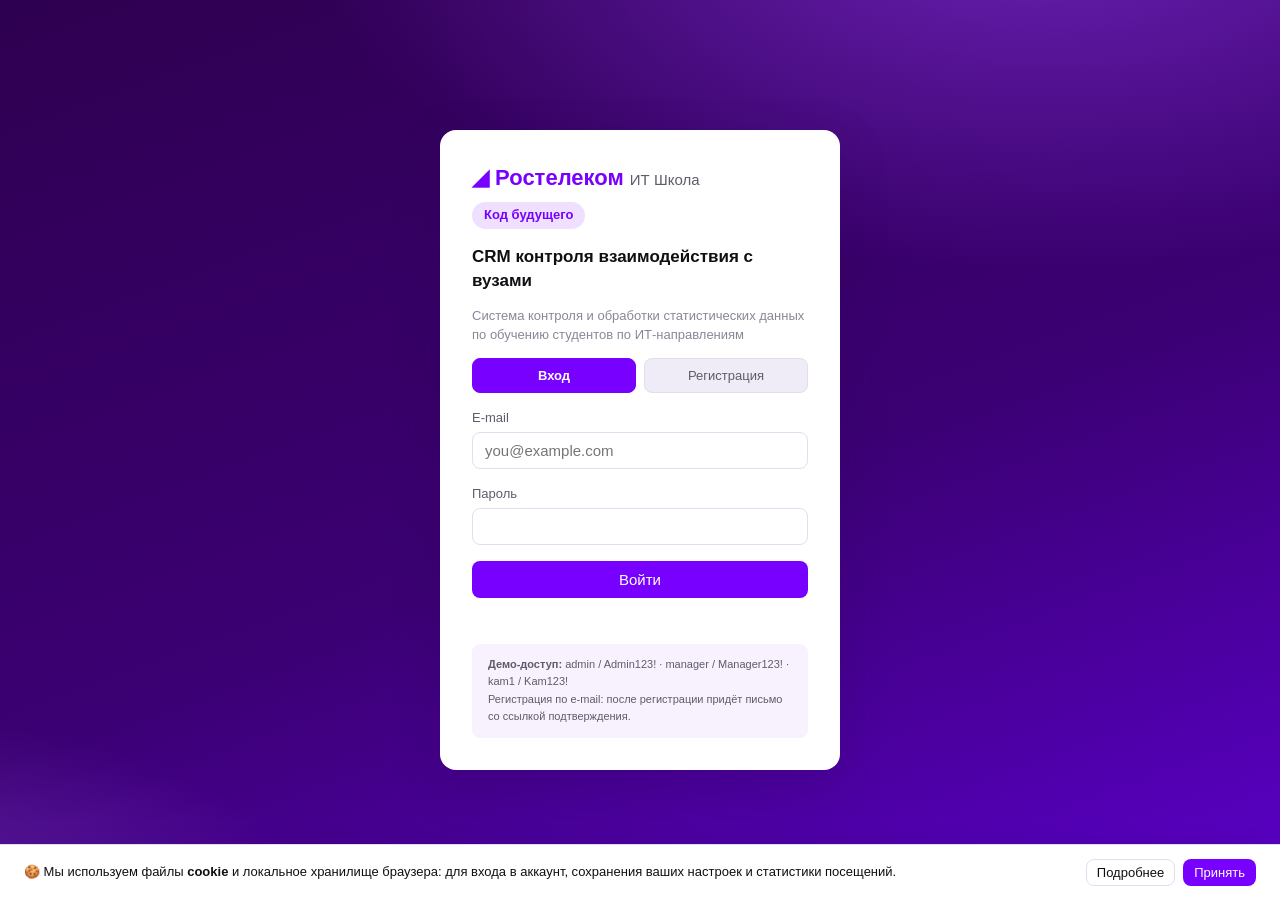
<file: static/index.html>
<!DOCTYPE html>
<html lang="ru" data-rt-theme="light">
<head>
<meta charset="UTF-8">
<meta name="viewport" content="width=device-width, initial-scale=1">
<title>ИТ Школа Ростелеком — CRM</title>
<link rel="stylesheet" href="style.css">
</head>
<body>

<div id="login-screen" class="login-screen">
  <div class="login-card">
    <div class="login-logo">◢ Ростелеком <span>ИТ Школа</span></div>
    <div class="login-tagline">Код будущего</div>
    <h1>CRM контроля взаимодействия с вузами</h1>
    <p class="muted">Система контроля и обработки статистических данных по обучению студентов по ИТ-направлениям</p>
    <div class="auth-tabs">
      <button type="button" class="auth-tab active" id="auth-tab-login">Вход</button>
      <button type="button" class="auth-tab" id="auth-tab-register">Регистрация</button>
    </div>
    <form id="login-form">
      <label>E-mail<input type="text" id="login-username" required autocomplete="username" placeholder="you@example.com"></label>
      <label>Пароль<input type="password" id="login-password" required autocomplete="current-password"></label>
      <button type="submit" class="btn btn-primary btn-block">Войти</button>
    </form>
    <form id="register-form" class="hidden">
      <label>ФИО<input type="text" id="reg-name" required placeholder="Иван Петров"></label>
      <label>E-mail<input type="email" id="reg-email" required placeholder="you@example.com"></label>
      <label>Пароль (мин. 6 символов)<input type="password" id="reg-password" required minlength="6" autocomplete="new-password"></label>
      <label class="agree-row"><input type="checkbox" id="reg-agree" style="width:auto;margin:0">
        <span>Я принимаю <a href="#" id="agree-link">пользовательское соглашение</a> и даю согласие на обработку персональных данных (152-ФЗ)</span></label>
      <button type="submit" class="btn btn-primary btn-block">Зарегистрироваться</button>
    </form>
    <div id="login-error" class="error"></div>
    <div id="login-notice" class="notice hidden"></div>
    <div id="dev-link-box" class="hidden" style="margin-top:10px">
      <div class="tag tag-warning">Dev-режим: SMTP не настроен</div>
      <div style="margin-top:6px;font-size:13px">Письмо сохранено в outbox. Ссылка подтверждения: <a id="dev-link" href="#"></a></div>
    </div>
    <div class="demo-hint">
      <b>Демо-доступ:</b> admin / Admin123! · manager / Manager123! · kam1 / Kam123!<br>
      Регистрация по e-mail: после регистрации придёт письмо со ссылкой подтверждения.
    </div>
  </div>
</div>

<div id="app" class="app hidden">
  <header class="topbar">
    <div class="brand">◢ Ростелеком<small>ИТ Школа · CRM · Код будущего</small></div>
    <nav id="tabs">
      <button class="tab active hidden" data-tab="interactions">Взаимодействия</button>
      <button class="tab hidden" data-tab="catalogs">Каталоги</button>
      <button class="tab" data-tab="projects">ИТ-проекты</button>
      <button class="tab" data-tab="courses">Курсы</button>
      <button class="tab" data-tab="profile">Профиль</button>
      <button class="tab" data-tab="applications">Заявки</button>
      <button class="tab hidden" data-tab="reports">Отчёты и статистика</button>
      <button class="tab hidden" data-tab="admin" id="tab-admin">Администрирование</button>
    </nav>
    <div class="userbox">
      <img id="user-avatar" class="avatar hidden" alt="">
      <span id="user-name"></span>
      <span id="user-role" class="role-badge"></span>
      <button class="btn btn-ghost" id="logout-btn">Выйти</button>
    </div>
  </header>

  <main>
    <!-- ВЗАИМОДЕЙСТВИЯ -->
    <section id="tab-interactions" class="tabpage">
      <div class="filters card">
        <label>Период с <input type="date" id="f-from"></label>
        <label>по <input type="date" id="f-to"></label>
        <label>ВУЗ <select id="f-university"><option value="">— все —</option></select></label>
        <label>Направление <select id="f-direction"><option value="">— все —</option></select></label>
        <label>Продукт <select id="f-product"><option value="">— все —</option></select></label>
        <label>Статус <select id="f-status"><option value="">— все —</option></select></label>
        <label>Ответственный <select id="f-responsible"><option value="">— все —</option></select></label>
        <button class="btn btn-primary" id="apply-filters">Применить</button>
        <button class="btn" id="reset-filters">Сбросить</button>
      </div>
      <div class="card">
        <div class="card-head">
          <h2>Взаимодействия с вузами</h2>
          <button class="btn btn-primary" id="btn-new-interaction">+ Новое взаимодействие</button>
        </div>
        <div class="table-wrap">
          <table id="interactions-table">
            <thead><tr>
              <th>ВУЗ</th><th>ИТ-продукт</th><th>Направление</th><th>Текущий статус</th><th>Ответственный</th><th>Обновлено</th>
            </tr></thead>
            <tbody></tbody>
          </table>
        </div>
      </div>
    </section>

    <!-- КАТАЛОГИ -->
    <section id="tab-catalogs" class="tabpage hidden">
      <div class="grid-2">
        <div class="card">
          <div class="card-head">
            <h2>ВУЗы</h2>
            <label class="btn file-btn">Импорт XLSX<input type="file" id="import-file" accept=".xlsx,.xls" hidden></label>
          </div>
          <div id="import-result" class="muted"></div>
          <div class="table-wrap"><table id="universities-table">
            <thead><tr><th>Название</th><th>ПО</th><th>Договор</th><th>Менеджер</th></tr></thead>
            <tbody></tbody>
          </table></div>
        </div>
        <div>
          <div class="card">
            <div class="card-head"><h2>ИТ-направления</h2></div>
            <ul id="directions-list" class="simple-list"></ul>
            <div class="inline-form"><input id="new-direction" placeholder="Новое направление"><button class="btn" id="add-direction">Добавить</button></div>
          </div>
          <div class="card">
            <div class="card-head">
              <h2>ИТ-проекты</h2>
              <button class="btn btn-primary hidden" id="btn-new-product">+ Новый ИТ-проект</button>
            </div>
            <p class="muted">Продукты и программы с описанием, сроками и требованиями. Нажмите на карточку, чтобы открыть подробности.</p>
            <div id="products-grid" class="projects-grid"></div>
          </div>
        </div>
      </div>
    </section>

    <!-- ИТ-ПРОЕКТЫ (каталог для пользователей) -->
    <section id="tab-projects" class="tabpage hidden">
      <div class="card">
        <div class="card-head">
          <h2>Каталог ИТ-проектов</h2>
          <div class="sort-box">
            <select id="sort-projects">
              <option value="end_date">По дате окончания</option>
              <option value="start_date">По дате начала</option>
              <option value="name">По названию</option>
              <option value="direction">По направлению</option>
            </select>
            <button class="btn btn-outline" id="sort-projects-dir" title="Направление сортировки">↓</button>
            <button class="btn btn-primary hidden" id="btn-new-project-2">+ Новый ИТ-проект</button>
          </div>
        </div>
        <p class="muted">Продукты и программы, доступные для внедрения в вузах. Выберите продукт при создании взаимодействия.</p>
        <div id="projects-grid" class="projects-grid"></div>
      </div>
    </section>

    <!-- КУРСЫ -->
    <section id="tab-courses" class="tabpage hidden">
      <div class="card">
        <div class="card-head">
          <h2>Курсы и программы обучения</h2>
          <div class="sort-box">
            <select id="sort-courses">
              <option value="end_date">По дате окончания</option>
              <option value="start_date">По дате начала</option>
              <option value="title">По названию</option>
              <option value="direction">По направлению</option>
            </select>
            <button class="btn btn-outline" id="sort-courses-dir" title="Направление сортировки">↓</button>
            <button class="btn btn-primary hidden" id="btn-new-course">+ Новый курс</button>
          </div>
        </div>
        <p class="muted">Подробная информация о курсах: сроки, описание, требования к участникам. Нажмите на карточку, чтобы открыть.</p>
        <div id="courses-grid" class="projects-grid"></div>
      </div>
    </section>

    <!-- ПРОФИЛЬ -->
    <section id="tab-profile" class="tabpage hidden">
      <div class="card">
        <div class="card-head"><h2>Мой профиль</h2><button class="btn btn-primary" id="pp-save">Сохранить</button></div>
        <div class="profile-top">
          <img id="pp-avatar-preview" class="avatar-lg" alt="">
          <div>
            <label class="btn btn-outline file-btn">Загрузить фото<input type="file" id="pp-avatar" accept=".png,.jpg,.jpeg,.webp,.gif" hidden></label>
            <div class="muted" style="margin-top:6px">png, jpg, webp, gif · до 5 МБ</div>
          </div>
        </div>
        <div class="profile-grid">
          <label>ФИО<input id="pp-full_name"></label>
          <label>E-mail<input id="pp-email" disabled></label>
          <label>Телефон<input id="pp-phone" placeholder="+7 ___ ___-__-__"></label>
          <label>Дата рождения<input type="date" id="pp-birth_date"></label>
          <label>Город<input id="pp-city" placeholder="Москва"></label>
          <label>Организация (вуз / школа)<input id="pp-organization" placeholder="МГУ им. М. В. Ломоносова"></label>
          <label>Должность / роль<input id="pp-position" placeholder="Студент 3 курса"></label>
          <label>Образование<input id="pp-education" placeholder="Бакалавриат, ИТ-направление"></label>
          <label>Telegram<input id="pp-telegram" placeholder="@username"></label>
          <label>Сайт / портфолио<input id="pp-portfolio" placeholder="https://…"></label>
        </div>
        <div id="pp-device-wrap" class="hidden">
          <h3 style="margin-top:20px">Сессия и устройство</h3>
          <div id="pp-device" class="course-text" style="display:grid;grid-template-columns:1fr 1fr;gap:6px 20px">…</div>
        </div>
        <label style="margin-top:12px">Навыки<input id="pp-skills" placeholder="Python, Docker, SQL, …"></label>
        <label style="margin-top:12px">О себе<textarea id="pp-about" rows="4" style="width:100%;padding:9px 12px;border:1px solid var(--rt-border);border-radius:var(--rt-radius-m);margin-top:4px" placeholder="Опыт, интересы, участие в проектах ИТ Школы"></textarea></label>
        <div id="pp-error" class="error"></div>
      </div>
    </section>

    <!-- ЗАЯВКИ -->
    <section id="tab-applications" class="tabpage hidden">
      <div class="card">
        <div class="card-head"><h2 id="app-list-title">Мои заявки</h2></div>
        <div id="app-new-form" class="inline-form" style="align-items:flex-end;margin-bottom:14px">
          <label style="flex:1;min-width:220px">Курс<select id="app-course"><option value="">— общая заявка —</option></select></label>
          <label style="flex:2;min-width:260px">Сообщение<input id="app-message" placeholder="Пояснение к заявке"></label>
          <button class="btn btn-primary" id="app-create">Отправить заявку</button>
        </div>
        <div class="table-wrap"><table id="apps-table">
          <thead><tr><th>№</th><th>Дата</th><th>Курс</th><th>Сообщение</th><th>Статус</th><th>Ответ</th><th id="th-app-user" class="hidden">Пользователь</th></tr></thead>
          <tbody></tbody>
        </table></div>
      </div>
    </section>

    <!-- ОТЧЁТЫ -->
    <section id="tab-reports" class="tabpage hidden">
      <div class="filters card">
        <label>Период с <input type="date" id="r-from"></label>
        <label>по <input type="date" id="r-to"></label>
        <label>ВУЗ <select id="r-university"><option value="">— все —</option></select></label>
        <label>Направление <select id="r-direction"><option value="">— все —</option></select></label>
        <label>Продукт <select id="r-product"><option value="">— все —</option></select></label>
        <label>Статус <select id="r-status"><option value="">— все —</option></select></label>
        <label>Ответственный <select id="r-responsible"><option value="">— все —</option></select></label>
      </div>
      <div class="card">
        <div class="card-head">
          <h2>Отчёт по взаимодействиям за выбранный период</h2>
          <div>
            <button class="btn btn-primary" id="export-xlsx">⬇ Скачать XLSX</button>
            <button class="btn btn-primary" id="export-pdf">⬇ Скачать PDF</button>
          </div>
        </div>
        <p class="muted">Колонки отчёта: наименование вуза, ИТ-направление, ИТ-продукт, статус работы с вузом, ответственный.</p>
      </div>
      <div class="grid-2">
        <div class="card"><h2>По статусам</h2><div id="chart-status" class="bars"></div></div>
        <div class="card"><h2>По вузам</h2><div id="chart-university" class="bars"></div></div>
      </div>
      <div class="card">
        <h2>Диаграмма (PNG)</h2>
        <img id="chart-img" class="chart-img" alt="Диаграмма по статусам">
      </div>
    </section>

    <!-- АДМИНИСТРИРОВАНИЕ -->
    <section id="tab-admin" class="tabpage hidden">
      <div class="grid-2">
        <div class="card">
          <div class="card-head"><h2>Пользователи</h2></div>
          <div class="table-wrap"><table id="users-table">
            <thead><tr><th>ФИО</th><th>Логин</th><th>Роль</th><th></th><th>Досье</th></tr></thead>
            <tbody></tbody>
          </table></div>
          <h3>Создать пользователя</h3>
          <div class="inline-form">
            <input id="nu-name" placeholder="ФИО">
            <input id="nu-login" placeholder="Логин">
            <input id="nu-pass" placeholder="Пароль">
            <select id="nu-role">
              <option value="user">Пользователь (КАМ)</option>
              <option value="manager">Руководитель</option>
              <option value="admin">Администратор</option>
            </select>
            <button class="btn btn-primary" id="nu-create">Создать</button>
          </div>
        </div>
        <div class="card">
          <div class="card-head"><h2>Workflow (цепочки статусов)</h2></div>
          <div id="workflows-list"></div>
          <h3>Создать workflow</h3>
          <div class="inline-form">
            <input id="new-workflow-name" placeholder="Название workflow">
            <button class="btn btn-primary" id="create-workflow">Создать (статусов: 14)</button>
          </div>
        </div>
      </div>
    </section>
  </main>
  <footer class="footer">
    Оформлено по дизайн-системе Ростелекома (gen2 / «Атомаро») ·
    <a href="/design-system.html" target="_blank">Токены и компоненты для разработчиков</a>
  </footer>
</div>

<!-- Модальное окно: детали взаимодействия -->
<div id="modal" class="modal hidden">
  <div class="modal-card">
    <div class="card-head">
      <h2 id="modal-title">Взаимодействие</h2>
      <button class="btn btn-ghost" id="modal-close">✕</button>
    </div>
    <div id="modal-body"></div>
  </div>
</div>

<!-- Модальное окно: курс (просмотр) -->
<div id="modal-course" class="modal hidden">
  <div class="modal-card">
    <div class="card-head">
      <h2 id="course-title">Курс</h2>
      <button class="btn btn-ghost" id="course-close" style="color:var(--rt-text-secondary);border-color:var(--rt-border)">✕</button>
    </div>
    <div id="course-body"></div>
  </div>
</div>

<!-- Модальное окно: форма курса (создание/редактирование) -->
<div id="modal-course-form" class="modal hidden">
  <div class="modal-card small" style="width:560px">
    <div class="card-head"><h2 id="course-form-title">Новый курс</h2>
      <button class="btn btn-ghost" id="course-form-close" style="color:var(--rt-text-secondary);border-color:var(--rt-border)">✕</button></div>
    <input type="hidden" id="cf-id">
    <label>Название курса<input id="cf-title" required></label>
    <label>Направление<select id="cf-direction"><option value="">— без направления —</option></select></label>
    <div style="display:flex;gap:12px">
      <label style="flex:1">Дата начала<input type="date" id="cf-start"></label>
      <label style="flex:1">Дата окончания<input type="date" id="cf-end"></label>
    </div>
    <label>Кто может принимать участие<textarea id="cf-requirements" rows="2" style="width:100%;padding:9px 12px;border:1px solid var(--rt-border);border-radius:var(--rt-radius-m);margin-top:4px" placeholder="Требования к участникам"></textarea></label>
    <label>Подробное описание<textarea id="cf-description" rows="4" style="width:100%;padding:9px 12px;border:1px solid var(--rt-border);border-radius:var(--rt-radius-m);margin-top:4px" placeholder="Программа, формат, результаты обучения"></textarea></label>
    <label>Фото (png, jpg, webp, gif, до 5 МБ)<input type="file" id="cf-photo" accept=".png,.jpg,.jpeg,.webp,.gif"></label>
    <button class="btn btn-primary btn-block" id="cf-save">Сохранить</button>
    <div id="cf-error" class="error"></div>
  </div>
</div>

<!-- Модальное окно: ИТ-проект (просмотр) -->
<div id="modal-product" class="modal hidden">
  <div class="modal-card">
    <div class="card-head">
      <h2 id="product-title">ИТ-проект</h2>
      <button class="btn btn-ghost" id="product-close" style="color:var(--rt-text-secondary);border-color:var(--rt-border)">✕</button>
    </div>
    <div id="product-body"></div>
  </div>
</div>

<!-- Модальное окно: форма ИТ-проекта -->
<div id="modal-product-form" class="modal hidden">
  <div class="modal-card small" style="width:560px">
    <div class="card-head"><h2 id="product-form-title">Новый ИТ-проект</h2>
      <button class="btn btn-ghost" id="product-form-close" style="color:var(--rt-text-secondary);border-color:var(--rt-border)">✕</button></div>
    <label>Название проекта<input id="pf-title" required></label>
    <label>Направление<select id="pf-direction"><option value="">— без направления —</option></select></label>
    <div style="display:flex;gap:12px">
      <label style="flex:1">Дата начала<input type="date" id="pf-start"></label>
      <label style="flex:1">Дата окончания<input type="date" id="pf-end"></label>
    </div>
    <label>Кто может принимать участие<textarea id="pf-requirements" rows="2" style="width:100%;padding:9px 12px;border:1px solid var(--rt-border);border-radius:var(--rt-radius-m);margin-top:4px"></textarea></label>
    <label>Подробное описание<textarea id="pf-description" rows="4" style="width:100%;padding:9px 12px;border:1px solid var(--rt-border);border-radius:var(--rt-radius-m);margin-top:4px"></textarea></label>
    <label>Фото (png, jpg, webp, gif, до 5 МБ)<input type="file" id="pf-photo" accept=".png,.jpg,.jpeg,.webp,.gif"></label>
    <button class="btn btn-primary btn-block" id="pf-save">Сохранить</button>
    <div id="pf-error" class="error"></div>
  </div>
</div>

<!-- Модальное окно: досье пользователя (admin/manager) -->
<div id="modal-user" class="modal hidden">
  <div class="modal-card">
    <div class="card-head"><h2 id="dossier-title">Пользователь</h2>
      <button class="btn btn-ghost" id="dossier-close" style="color:var(--rt-text-secondary);border-color:var(--rt-border)">✕</button></div>
    <div id="dossier-body"></div>
  </div>
</div>

<!-- Модальное окно: новое взаимодействие -->
<div id="modal-new" class="modal hidden">
  <div class="modal-card small">
    <div class="card-head"><h2>Новое взаимодействие</h2><button class="btn btn-ghost" id="modal-new-close">✕</button></div>
    <label>ВУЗ<select id="ni-university"></select></label>
    <label>ИТ-продукт<select id="ni-product"><option value="">— без продукта —</option></select></label>
    <label>Ответственный<select id="ni-responsible"></select></label>
    <button class="btn btn-primary btn-block" id="ni-create">Создать</button>
    <div id="ni-error" class="error"></div>
  </div>
</div>

<!-- Пользовательское соглашение -->
<div id="modal-agreement" class="modal hidden">
  <div class="modal-card" style="max-height:80vh">
    <div class="card-head"><h2>Пользовательское соглашение</h2>
      <button class="btn btn-ghost" id="agreement-close" style="color:var(--rt-text-secondary);border-color:var(--rt-border)">✕</button></div>
    <div class="course-text" style="max-height:55vh;overflow-y:auto">
<b>1. Общие положения</b>
Настоящее соглашение регулирует порядок использования CRM-системы «ИТ Школа Ростелеком» (далее — Сервис). Регистрируясь, вы подтверждаете согласие с условиями.

<b>2. Регистрация и аккаунт</b>
Вы обязуетесь указывать достоверные данные, хранить пароль в недоступном для третьих лиц месте и не передавать доступ к аккаунту другим лицам. Администрация вправе заблокировать аккаунт при нарушении правил.

<b>3. Персональные данные (152-ФЗ)</b>
Оператор обрабатывает: ФИО, e-mail, телефон, дату рождения, сведения об организации и технические данные сессии (IP, тип устройства, браузер). Цели обработки: предоставление доступа к Сервису, организация обучения, связь с участниками. Данные не передаются третьим лицам, за исключением случаев, предусмотренных законом РФ.

<b>4. Cookie и локальное хранилище</b>
Сервис использует файлы cookie и локальное хранилище браузера для: аутентификации (токен сессии), запоминания согласия с настоящими условиями, сохранения настроек интерфейса. Продолжая работу с Сервисом, вы соглашаетесь с использованием cookie.

<b>5. Контент</b>
Пользователь несёт ответственность за достоверность сведений в профиле и заявках. Материалы курсов и проектов защищены и не могут распространяться без согласия правообладателя.

<b>6. Ответственность сторон</b>
Администрация не отвечает за перебои в работе Сервиса по независящим причинам. Споры разрешаются в соответствии с законодательством РФ.
    </div>
  </div>
</div>

<!-- Баннер cookie -->
<div id="cookie-banner" class="cookie-banner hidden">
  <div>🍪 Мы используем файлы <b>cookie</b> и локальное хранилище браузера: для входа в аккаунт, сохранения ваших настроек и статистики посещений.</div>
  <div style="display:flex;gap:8px;flex-shrink:0">
    <button class="btn btn-outline small" id="cookie-details-btn">Подробнее</button>
    <button class="btn btn-primary small" id="cookie-accept">Принять</button>
  </div>
</div>

<!-- Модалка: подробности о cookie -->
<div id="modal-cookies" class="modal hidden">
  <div class="modal-card" style="max-height:80vh">
    <div class="card-head"><h2>Какие файлы мы используем</h2>
      <button class="btn btn-ghost" id="cookies-close" style="color:var(--rt-text-secondary);border-color:var(--rt-border)">✕</button></div>
    <div class="table-wrap"><table>
      <thead><tr><th>Имя</th><th>Где хранится</th><th>Что хранит</th><th>Срок</th></tr></thead>
      <tbody class="no-click">
        <tr><td><code>rtk_token</code></td><td>localStorage</td><td>JWT-токен авторизации — поддерживает ваш вход</td><td>8 часов</td></tr>
        <tr><td><code>rtk_cookie_consent</code></td><td>localStorage</td><td>Факт вашего согласия с cookie-уведомлением</td><td>до очистки браузера</td></tr>
        <tr><td><code>фильтры и кэш интерфейса</code></td><td>localStorage</td><td>Настройки отображения (вкладки, сортировка)</td><td>сессия</td></tr>
        <tr><td><code>сессионные cookie</code></td><td>cookie</td><td>Могут применяться для балансировки и защиты (CSRF)</td><td>сессия</td></tr>
      </tbody>
    </table></div>
    <p class="muted" style="margin-top:10px">Отключение cookie в браузере может нарушить работу входа в систему. Технические данные сессии (тип устройства, браузер, IP) сохраняются в защищённой БД и видны только руководителям и администраторам в вашем досье.</p>
  </div>
</div>

<div id="toast" class="toast hidden"></div>
<script src="app.js"></script>
</body>
</html>
</file>
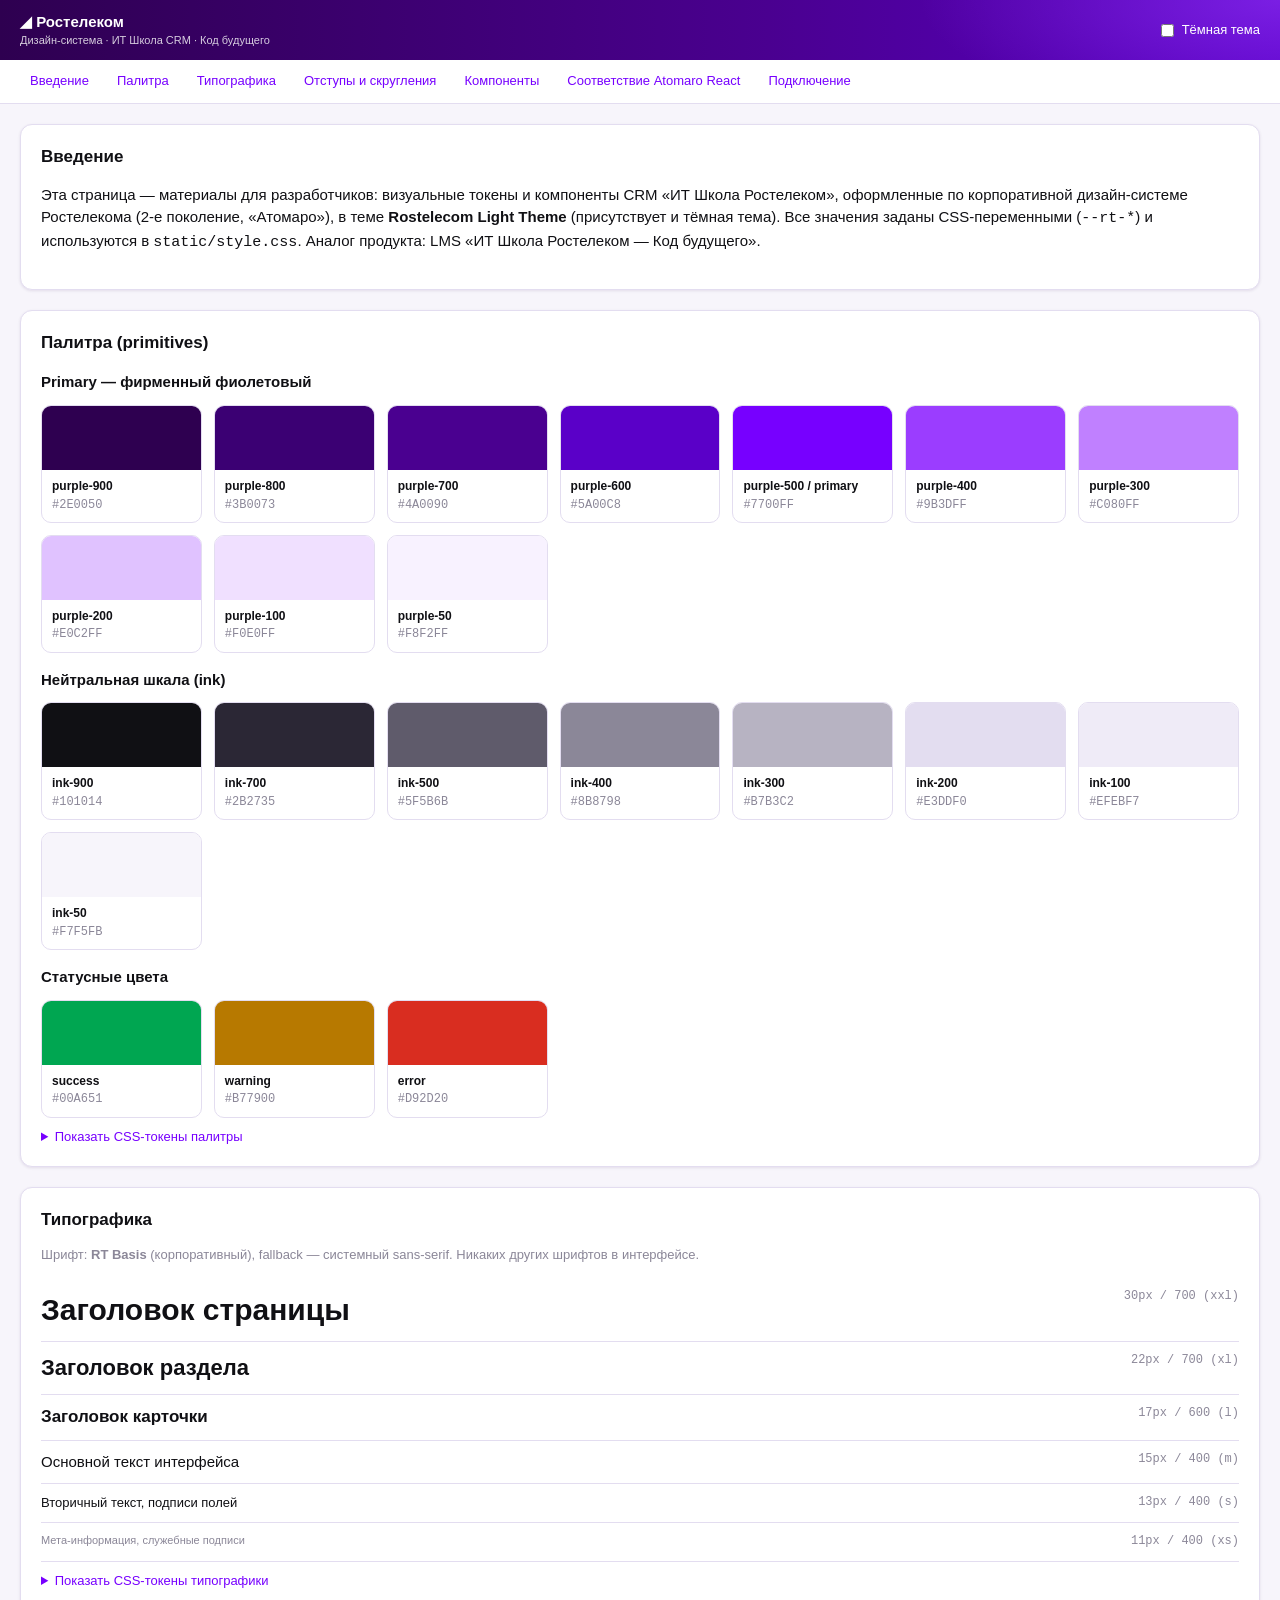
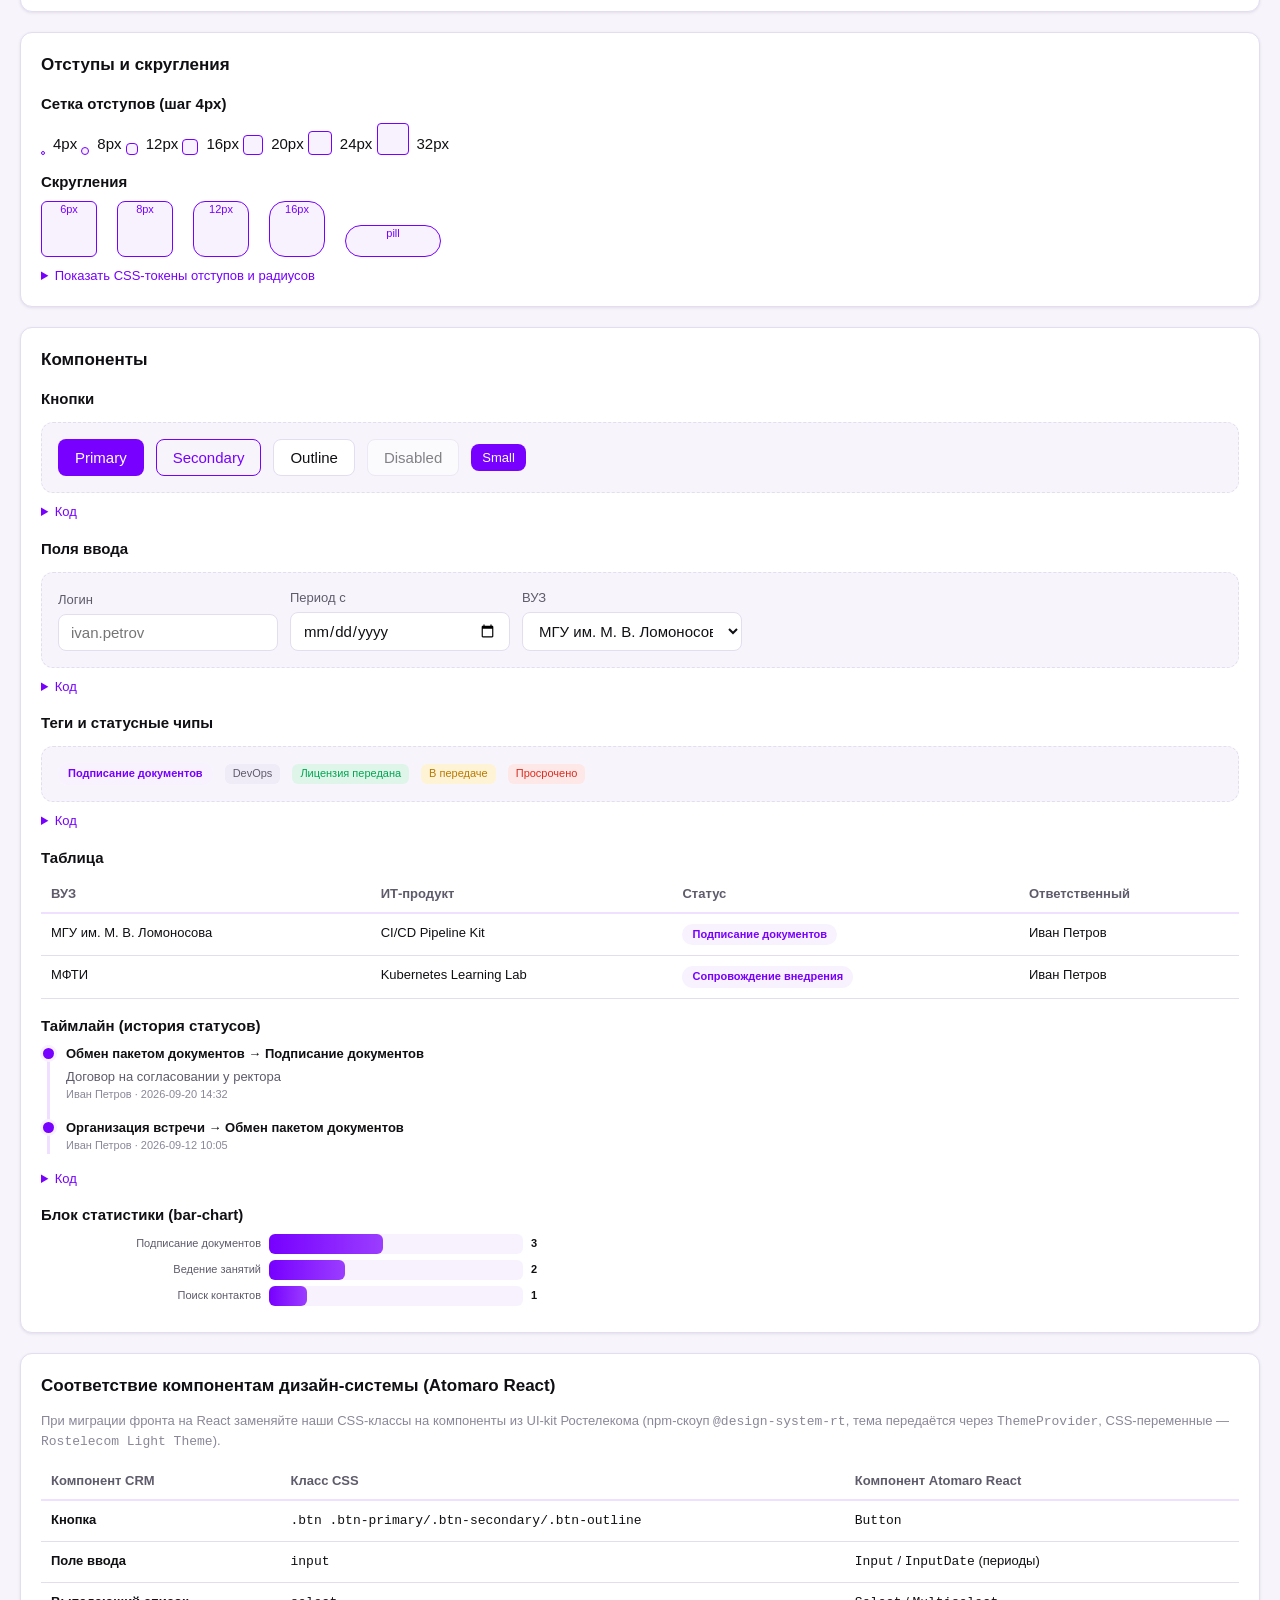
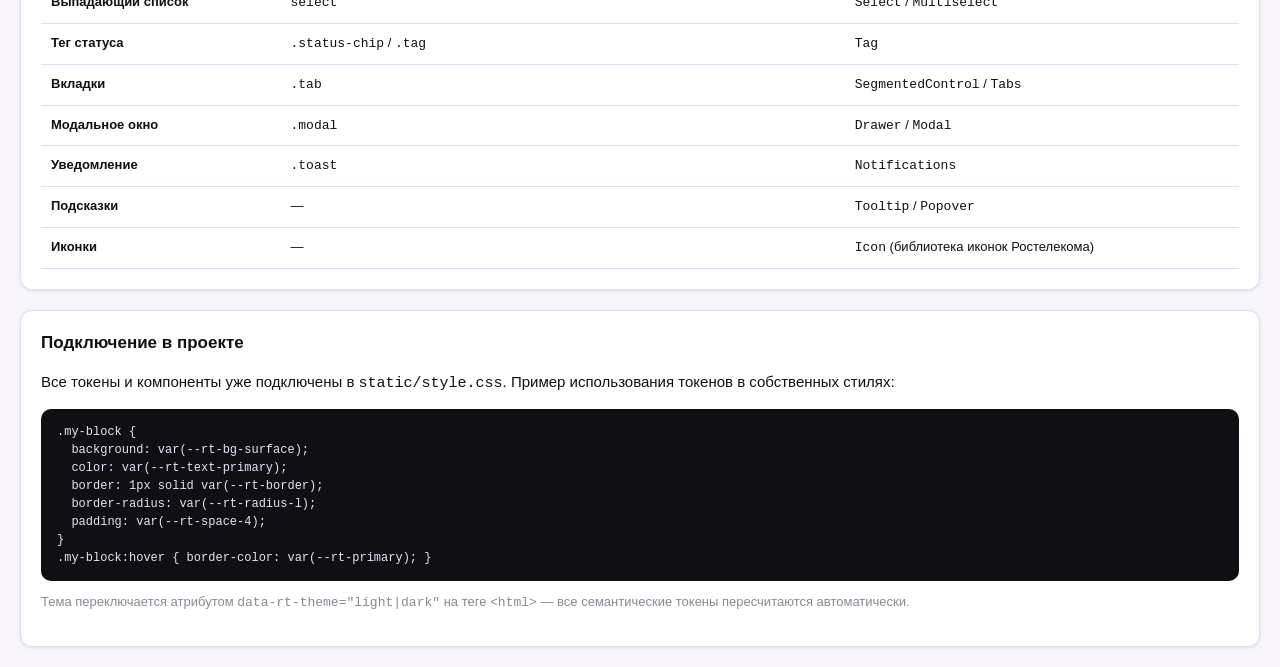
<file: static/design-system.html>
<!DOCTYPE html>
<html lang="ru" data-rt-theme="light">
<head>
<meta charset="UTF-8">
<meta name="viewport" content="width=device-width, initial-scale=1">
<title>Дизайн-система · ИТ Школа Ростелеком CRM</title>
<link rel="stylesheet" href="style.css">
<style>
  .ds-nav{position:sticky;top:60px;z-index:5;background:var(--rt-bg-surface);border-bottom:1px solid var(--rt-border);
    padding:8px 20px;display:flex;gap:8px;flex-wrap:wrap}
  .ds-nav a{font-size:13px;color:var(--rt-primary);text-decoration:none;padding:4px 10px;border-radius:6px}
  .ds-nav a:hover{background:var(--rt-bg-primary-soft)}
  .swatch-grid{display:grid;grid-template-columns:repeat(auto-fill,minmax(150px,1fr));gap:12px;margin-top:12px}
  .swatch{border:1px solid var(--rt-border);border-radius:10px;overflow:hidden}
  .swatch .color{height:64px}
  .swatch .info{padding:8px 10px;font-size:12px}
  .swatch .info b{display:block}
  .swatch .info code{color:var(--rt-text-tertiary)}
  .demo-box{border:1px dashed var(--rt-border);border-radius:12px;padding:16px;margin-top:12px;
    display:flex;gap:12px;flex-wrap:wrap;align-items:center;background:var(--rt-bg-page)}
  details{margin-top:10px}
  summary{cursor:pointer;color:var(--rt-primary);font-size:13px}
  pre{background:var(--rt-ink-900);color:#E9E2F7;padding:14px 16px;border-radius:10px;overflow-x:auto;
    font-size:12px;line-height:1.5;margin:8px 0 0}
  pre code{font-family:Consolas,Menlo,monospace}
  .type-sample{border-bottom:1px solid var(--rt-border);padding:10px 0;display:flex;justify-content:space-between;gap:16px;flex-wrap:wrap}
  .type-sample code{color:var(--rt-text-tertiary);font-size:12px}
  .spacing-box{display:inline-block;background:var(--rt-bg-primary-soft);border:1px solid var(--rt-primary);
    color:var(--rt-primary);font-size:11px;text-align:center;vertical-align:bottom;margin-right:8px;border-radius:4px}
  .map-table td:first-child{font-weight:600;white-space:nowrap}
  .theme-switch{margin-left:auto}
</style>
</head>
<body>

<header class="topbar">
  <div class="brand">◢ Ростелеком<small>Дизайн-система · ИТ Школа CRM · Код будущего</small></div>
  <label class="theme-switch" style="display:flex;align-items:center;gap:8px;color:#fff;font-size:13px">
    <input type="checkbox" id="theme-toggle" style="width:auto;margin:0"> Тёмная тема
  </label>
</header>

<nav class="ds-nav">
  <a href="#intro">Введение</a><a href="#palette">Палитра</a><a href="#typography">Типографика</a>
  <a href="#spacing">Отступы и скругления</a><a href="#components">Компоненты</a>
  <a href="#mapping">Соответствие Atomaro React</a><a href="#usage">Подключение</a>
</nav>

<main>

<section id="intro" class="card">
  <h2>Введение</h2>
  <p>Эта страница — материалы для разработчиков: визуальные токены и компоненты CRM «ИТ Школа Ростелеком»,
     оформленные по корпоративной дизайн-системе Ростелекома (2-е поколение, «Атомаро»), в теме
     <b>Rostelecom Light Theme</b> (присутствует и тёмная тема). Все значения заданы CSS-переменными
     (<code>--rt-*</code>) и используются в <code>static/style.css</code>. Аналог продукта: LMS «ИТ Школа Ростелеком — Код будущего».</p>
</section>

<section id="palette" class="card">
  <h2>Палитра (primitives)</h2>
  <h3>Primary — фирменный фиолетовый</h3>
  <div class="swatch-grid">
    <div class="swatch"><div class="color" style="background:#2E0050"></div><div class="info"><b>purple-900</b><code>#2E0050</code></div></div>
    <div class="swatch"><div class="color" style="background:#3B0073"></div><div class="info"><b>purple-800</b><code>#3B0073</code></div></div>
    <div class="swatch"><div class="color" style="background:#4A0090"></div><div class="info"><b>purple-700</b><code>#4A0090</code></div></div>
    <div class="swatch"><div class="color" style="background:#5A00C8"></div><div class="info"><b>purple-600</b><code>#5A00C8</code></div></div>
    <div class="swatch"><div class="color" style="background:#7700FF"></div><div class="info"><b>purple-500 / primary</b><code>#7700FF</code></div></div>
    <div class="swatch"><div class="color" style="background:#9B3DFF"></div><div class="info"><b>purple-400</b><code>#9B3DFF</code></div></div>
    <div class="swatch"><div class="color" style="background:#C080FF"></div><div class="info"><b>purple-300</b><code>#C080FF</code></div></div>
    <div class="swatch"><div class="color" style="background:#E0C2FF"></div><div class="info"><b>purple-200</b><code>#E0C2FF</code></div></div>
    <div class="swatch"><div class="color" style="background:#F0E0FF"></div><div class="info"><b>purple-100</b><code>#F0E0FF</code></div></div>
    <div class="swatch"><div class="color" style="background:#F8F2FF"></div><div class="info"><b>purple-50</b><code>#F8F2FF</code></div></div>
  </div>
  <h3>Нейтральная шкала (ink)</h3>
  <div class="swatch-grid">
    <div class="swatch"><div class="color" style="background:#101014"></div><div class="info"><b>ink-900</b><code>#101014</code></div></div>
    <div class="swatch"><div class="color" style="background:#2B2735"></div><div class="info"><b>ink-700</b><code>#2B2735</code></div></div>
    <div class="swatch"><div class="color" style="background:#5F5B6B"></div><div class="info"><b>ink-500</b><code>#5F5B6B</code></div></div>
    <div class="swatch"><div class="color" style="background:#8B8798"></div><div class="info"><b>ink-400</b><code>#8B8798</code></div></div>
    <div class="swatch"><div class="color" style="background:#B7B3C2"></div><div class="info"><b>ink-300</b><code>#B7B3C2</code></div></div>
    <div class="swatch"><div class="color" style="background:#E3DDF0"></div><div class="info"><b>ink-200</b><code>#E3DDF0</code></div></div>
    <div class="swatch"><div class="color" style="background:#EFEBF7"></div><div class="info"><b>ink-100</b><code>#EFEBF7</code></div></div>
    <div class="swatch"><div class="color" style="background:#F7F5FB"></div><div class="info"><b>ink-50</b><code>#F7F5FB</code></div></div>
  </div>
  <h3>Статусные цвета</h3>
  <div class="swatch-grid">
    <div class="swatch"><div class="color" style="background:#00A651"></div><div class="info"><b>success</b><code>#00A651</code></div></div>
    <div class="swatch"><div class="color" style="background:#B77900"></div><div class="info"><b>warning</b><code>#B77900</code></div></div>
    <div class="swatch"><div class="color" style="background:#D92D20"></div><div class="info"><b>error</b><code>#D92D20</code></div></div>
  </div>
  <details><summary>Показать CSS-токены палитры</summary>
<pre><code>:root {
  --rt-purple-900: #2E0050;  --rt-purple-800: #3B0073;  --rt-purple-700: #4A0090;
  --rt-purple-600: #5A00C8;  --rt-purple-500: #7700FF;  --rt-purple-400: #9B3DFF;
  --rt-purple-300: #C080FF;  --rt-purple-200: #E0C2FF;  --rt-purple-100: #F0E0FF;
  --rt-purple-50:  #F8F2FF;
  --rt-ink-900: #101014;  --rt-ink-700: #2B2735;  --rt-ink-500: #5F5B6B;  --rt-ink-400: #8B8798;
  --rt-ink-300: #B7B3C2;  --rt-ink-200: #E3DDF0;  --rt-ink-100: #EFEBF7;  --rt-ink-50:  #F7F5FB;
  --rt-success: #00A651;  --rt-warning: #B77900;  --rt-error: #D92D20;
}</code></pre></details>
</section>

<section id="typography" class="card">
  <h2>Типографика</h2>
  <p class="muted">Шрифт: <b>RT Basis</b> (корпоративный), fallback — системный sans-serif. Никаких других шрифтов в интерфейсе.</p>
  <div class="type-sample"><span style="font-size:30px;font-weight:700">Заголовок страницы</span><code>30px / 700 (xxl)</code></div>
  <div class="type-sample"><span style="font-size:22px;font-weight:700">Заголовок раздела</span><code>22px / 700 (xl)</code></div>
  <div class="type-sample"><span style="font-size:17px;font-weight:600">Заголовок карточки</span><code>17px / 600 (l)</code></div>
  <div class="type-sample"><span style="font-size:15px">Основной текст интерфейса</span><code>15px / 400 (m)</code></div>
  <div class="type-sample"><span style="font-size:13px">Вторичный текст, подписи полей</span><code>13px / 400 (s)</code></div>
  <div class="type-sample"><span style="font-size:11px;color:var(--rt-text-tertiary)">Мета-информация, служебные подписи</span><code>11px / 400 (xs)</code></div>
  <details><summary>Показать CSS-токены типографики</summary>
<pre><code>--rt-font-family: 'RT Basis', 'Rostelecom Basis', -apple-system, 'Segoe UI', Roboto, sans-serif;
--rt-font-size-xs: 11px;  --rt-font-size-s: 13px;  --rt-font-size-m: 15px;
--rt-font-size-l: 17px;   --rt-font-size-xl: 22px; --rt-font-size-xxl: 30px;
--rt-line-height: 1.45;</code></pre></details>
</section>

<section id="spacing" class="card">
  <h2>Отступы и скругления</h2>
  <h3>Сетка отступов (шаг 4px)</h3>
  <div style="margin-top:8px">
    <span class="spacing-box" style="width:4px;height:4px"></span>4px
    <span class="spacing-box" style="width:8px;height:8px"></span>8px
    <span class="spacing-box" style="width:12px;height:12px"></span>12px
    <span class="spacing-box" style="width:16px;height:16px"></span>16px
    <span class="spacing-box" style="width:20px;height:20px"></span>20px
    <span class="spacing-box" style="width:24px;height:24px"></span>24px
    <span class="spacing-box" style="width:32px;height:32px"></span>32px
  </div>
  <h3>Скругления</h3>
  <div style="display:flex;gap:12px;align-items:flex-end;flex-wrap:wrap">
    <span class="spacing-box" style="width:56px;height:56px;border-radius:6px">6px</span>
    <span class="spacing-box" style="width:56px;height:56px;border-radius:8px">8px</span>
    <span class="spacing-box" style="width:56px;height:56px;border-radius:12px">12px</span>
    <span class="spacing-box" style="width:56px;height:56px;border-radius:16px">16px</span>
    <span class="spacing-box" style="width:96px;height:32px;border-radius:999px">pill</span>
  </div>
  <details><summary>Показать CSS-токены отступов и радиусов</summary>
<pre><code>--rt-space-1: 4px;  --rt-space-2: 8px;  --rt-space-3: 12px; --rt-space-4: 16px;
--rt-space-5: 20px; --rt-space-6: 24px; --rt-space-8: 32px;
--rt-radius-s: 6px; --rt-radius-m: 8px; --rt-radius-l: 12px;
--rt-radius-xl: 16px; --rt-radius-pill: 999px;</code></pre></details>
</section>

<section id="components" class="card">
  <h2>Компоненты</h2>

  <h3>Кнопки</h3>
  <div class="demo-box">
    <button class="btn btn-primary">Primary</button>
    <button class="btn btn-secondary">Secondary</button>
    <button class="btn btn-outline">Outline</button>
    <button class="btn btn-outline" disabled>Disabled</button>
    <button class="btn btn-primary small">Small</button>
  </div>
  <details><summary>Код</summary>
<pre><code>&lt;button class="btn btn-primary"&gt;Primary&lt;/button&gt;
&lt;button class="btn btn-secondary"&gt;Secondary&lt;/button&gt;
&lt;button class="btn btn-outline"&gt;Outline&lt;/button&gt;</code></pre></details>

  <h3>Поля ввода</h3>
  <div class="demo-box" style="align-items:flex-end">
    <label style="width:220px">Логин<input type="text" placeholder="ivan.petrov"></label>
    <label style="width:220px">Период с<input type="date"></label>
    <label style="width:220px">ВУЗ<select><option>МГУ им. М. В. Ломоносова</option><option>МФТИ</option></select></label>
  </div>
  <details><summary>Код</summary>
<pre><code>&lt;label&gt;Логин&lt;input type="text" placeholder="ivan.petrov"&gt;&lt;/label&gt;
&lt;label&gt;Период с&lt;input type="date"&gt;&lt;/label&gt;
&lt;label&gt;ВУЗ&lt;select&gt;…&lt;/select&gt;&lt;/label&gt;</code></pre></details>

  <h3>Теги и статусные чипы</h3>
  <div class="demo-box">
    <span class="status-chip">Подписание документов</span>
    <span class="tag">DevOps</span>
    <span class="tag tag-success">Лицензия передана</span>
    <span class="tag tag-warning">В передаче</span>
    <span class="tag tag-error">Просрочено</span>
  </div>
  <details><summary>Код</summary>
<pre><code>&lt;span class="status-chip"&gt;Подписание документов&lt;/span&gt;
&lt;span class="tag tag-success"&gt;Лицензия передана&lt;/span&gt;
&lt;span class="tag tag-warning"&gt;В передаче&lt;/span&gt;
&lt;span class="tag tag-error"&gt;Просрочено&lt;/span&gt;</code></pre></details>

  <h3>Таблица</h3>
  <div class="table-wrap" style="margin-top:8px">
    <table>
      <thead><tr><th>ВУЗ</th><th>ИТ-продукт</th><th>Статус</th><th>Ответственный</th></tr></thead>
      <tbody class="no-click">
        <tr><td>МГУ им. М. В. Ломоносова</td><td>CI/CD Pipeline Kit</td><td><span class="status-chip">Подписание документов</span></td><td>Иван Петров</td></tr>
        <tr><td>МФТИ</td><td>Kubernetes Learning Lab</td><td><span class="status-chip">Сопровождение внедрения</span></td><td>Иван Петров</td></tr>
      </tbody>
    </table>
  </div>

  <h3>Таймлайн (история статусов)</h3>
  <div class="timeline" style="margin-top:8px">
    <div class="tl-item"><div class="tl-status">Обмен пакетом документов → Подписание документов</div>
      <div class="tl-comment">Договор на согласовании у ректора</div>
      <div class="tl-meta">Иван Петров · 2026-09-20 14:32</div></div>
    <div class="tl-item"><div class="tl-status">Организация встречи → Обмен пакетом документов</div>
      <div class="tl-meta">Иван Петров · 2026-09-12 10:05</div></div>
  </div>
  <details><summary>Код</summary>
<pre><code>&lt;div class="timeline"&gt;
  &lt;div class="tl-item"&gt;
    &lt;div class="tl-status"&gt;Обмен документов → Подписание документов&lt;/div&gt;
    &lt;div class="tl-comment"&gt;Договор на согласовании у ректора&lt;/div&gt;
    &lt;div class="tl-meta"&gt;Иван Петров · 2026-09-20 14:32&lt;/div&gt;
  &lt;/div&gt;
&lt;/div&gt;</code></pre></details>

  <h3>Блок статистики (bar-chart)</h3>
  <div class="bars" style="margin-top:8px;max-width:520px">
    <div class="bar-row"><div class="bar-label">Подписание документов</div><div class="bar-track"><div class="bar-fill" style="width:45%"></div></div><div class="bar-val">3</div></div>
    <div class="bar-row"><div class="bar-label">Ведение занятий</div><div class="bar-track"><div class="bar-fill" style="width:30%"></div></div><div class="bar-val">2</div></div>
    <div class="bar-row"><div class="bar-label">Поиск контактов</div><div class="bar-track"><div class="bar-fill" style="width:15%"></div></div><div class="bar-val">1</div></div>
  </div>
</section>

<section id="mapping" class="card">
  <h2>Соответствие компонентам дизайн-системы (Atomaro React)</h2>
  <p class="muted">При миграции фронта на React заменяйте наши CSS-классы на компоненты из UI-kit Ростелекома (npm-скоуп <code>@design-system-rt</code>, тема передаётся через <code>ThemeProvider</code>, CSS-переменные — <code>Rostelecom Light Theme</code>).</p>
  <div class="table-wrap" style="margin-top:8px">
    <table class="map-table">
      <thead><tr><th>Компонент CRM</th><th>Класс CSS</th><th>Компонент Atomaro React</th></tr></thead>
      <tbody class="no-click">
        <tr><td>Кнопка</td><td><code>.btn .btn-primary/.btn-secondary/.btn-outline</code></td><td><code>Button</code></td></tr>
        <tr><td>Поле ввода</td><td><code>input</code></td><td><code>Input</code> / <code>InputDate</code> (периоды)</td></tr>
        <tr><td>Выпадающий список</td><td><code>select</code></td><td><code>Select</code> / <code>Multiselect</code></td></tr>
        <tr><td>Тег статуса</td><td><code>.status-chip</code> / <code>.tag</code></td><td><code>Tag</code></td></tr>
        <tr><td>Вкладки</td><td><code>.tab</code></td><td><code>SegmentedControl</code> / <code>Tabs</code></td></tr>
        <tr><td>Модальное окно</td><td><code>.modal</code></td><td><code>Drawer</code> / <code>Modal</code></td></tr>
        <tr><td>Уведомление</td><td><code>.toast</code></td><td><code>Notifications</code></td></tr>
        <tr><td>Подсказки</td><td>—</td><td><code>Tooltip</code> / <code>Popover</code></td></tr>
        <tr><td>Иконки</td><td>—</td><td><code>Icon</code> (библиотека иконок Ростелекома)</td></tr>
      </tbody>
    </table>
  </div>
</section>

<section id="usage" class="card">
  <h2>Подключение в проекте</h2>
  <p>Все токены и компоненты уже подключены в <code>static/style.css</code>. Пример использования токенов в собственных стилях:</p>
  <pre><code>.my-block {
  background: var(--rt-bg-surface);
  color: var(--rt-text-primary);
  border: 1px solid var(--rt-border);
  border-radius: var(--rt-radius-l);
  padding: var(--rt-space-4);
}
.my-block:hover { border-color: var(--rt-primary); }</code></pre>
  <p class="muted" style="margin-top:12px">Тема переключается атрибутом <code>data-rt-theme="light|dark"</code> на теге <code>&lt;html&gt;</code> — все семантические токены пересчитаются автоматически.</p>
</section>

</main>

<script>
  document.getElementById('theme-toggle').addEventListener('change', function () {
    document.documentElement.setAttribute('data-rt-theme', this.checked ? 'dark' : 'light');
  });
</script>
</body>
</html>
</file>
<file: static/style.css>
/* ==========================================================================
   ИТ Школа Ростелеком — CRM · Стили на дизайн-токенах
   Дизайн-система Ростелекома (gen2 / «Атомаро») · Rostelecom Light Theme
   Документация по токенам и компонентам: /design-system.html
   ========================================================================== */

/* ---------- 1. Primitives (базовая палитра) ---------- */
:root {
  --rt-purple-900: #2E0050;
  --rt-purple-800: #3B0073;
  --rt-purple-700: #4A0090;
  --rt-purple-600: #5A00C8;
  --rt-purple-500: #7700FF;
  --rt-purple-400: #9B3DFF;
  --rt-purple-300: #C080FF;
  --rt-purple-200: #E0C2FF;
  --rt-purple-100: #F0E0FF;
  --rt-purple-50:  #F8F2FF;

  --rt-ink-900: #101014;
  --rt-ink-700: #2B2735;
  --rt-ink-500: #5F5B6B;
  --rt-ink-400: #8B8798;
  --rt-ink-300: #B7B3C2;
  --rt-ink-200: #E3DDF0;
  --rt-ink-100: #EFEBF7;
  --rt-ink-50:  #F7F5FB;

  --rt-success: #00A651;
  --rt-success-bg: #E0F5EA;
  --rt-warning: #B77900;
  --rt-warning-bg: #FFF3D6;
  --rt-error: #D92D20;
  --rt-error-bg: #FDE8E7;

  --rt-font-family: 'RT Basis', 'Rostelecom Basis', -apple-system, BlinkMacSystemFont,
                    'Segoe UI', Roboto, 'Helvetica Neue', Arial, sans-serif;
  --rt-font-size-xs: 11px;
  --rt-font-size-s: 13px;
  --rt-font-size-m: 15px;
  --rt-font-size-l: 17px;
  --rt-font-size-xl: 22px;
  --rt-font-size-xxl: 30px;
  --rt-line-height: 1.45;

  --rt-space-1: 4px;
  --rt-space-2: 8px;
  --rt-space-3: 12px;
  --rt-space-4: 16px;
  --rt-space-5: 20px;
  --rt-space-6: 24px;
  --rt-space-8: 32px;

  --rt-radius-s: 6px;
  --rt-radius-m: 8px;
  --rt-radius-l: 12px;
  --rt-radius-xl: 16px;
  --rt-radius-pill: 999px;

  --rt-shadow-s: 0 1px 3px rgba(46, 0, 80, .10);
  --rt-shadow-m: 0 4px 16px rgba(46, 0, 80, .12);
  --rt-shadow-l: 0 16px 48px rgba(46, 0, 80, .22);

  --rt-motion-fast: .15s;
  --rt-motion-med: .25s;
}

/* ---------- 2. Семантические токены: Rostelecom Light Theme ---------- */
[data-rt-theme="light"] {
  --rt-bg-page: var(--rt-ink-50);
  --rt-bg-surface: #FFFFFF;
  --rt-bg-secondary: var(--rt-ink-100);
  --rt-bg-primary-soft: var(--rt-purple-50);
  --rt-text-primary: var(--rt-ink-900);
  --rt-text-secondary: var(--rt-ink-500);
  --rt-text-tertiary: var(--rt-ink-400);
  --rt-text-on-primary: #FFFFFF;
  --rt-border: var(--rt-ink-200);
  --rt-primary: var(--rt-purple-500);
  --rt-primary-hover: var(--rt-purple-600);
  --rt-primary-active: var(--rt-purple-700);
  --rt-primary-soft: var(--rt-purple-100);
  --rt-focus-ring: rgba(119, 0, 255, .25);
}

[data-rt-theme="dark"] {
  --rt-bg-page: #14101C;
  --rt-bg-surface: #1E1828;
  --rt-bg-secondary: #2A2236;
  --rt-bg-primary-soft: rgba(119, 0, 255, .18);
  --rt-text-primary: #F2EFF8;
  --rt-text-secondary: #B7B3C2;
  --rt-text-tertiary: #8B8798;
  --rt-text-on-primary: #FFFFFF;
  --rt-border: #3A3248;
  --rt-primary: #9B3DFF;
  --rt-primary-hover: #C080FF;
  --rt-primary-active: #E0C2FF;
  --rt-primary-soft: rgba(155, 61, 255, .22);
  --rt-focus-ring: rgba(155, 61, 255, .35);
  --rt-shadow-s: 0 1px 3px rgba(0, 0, 0, .4);
  --rt-shadow-m: 0 4px 16px rgba(0, 0, 0, .45);
  --rt-shadow-l: 0 16px 48px rgba(0, 0, 0, .6);
}

/* ---------- 3. База ---------- */
*{box-sizing:border-box}
body{margin:0;font-family:var(--rt-font-family);background:var(--rt-bg-page);color:var(--rt-text-primary);
     font-size:var(--rt-font-size-m);line-height:var(--rt-line-height);
     transition:background var(--rt-motion-med), color var(--rt-motion-med)}
.hidden{display:none!important}
.muted{color:var(--rt-text-tertiary);font-size:var(--rt-font-size-s)}
.error{color:var(--rt-error);font-size:var(--rt-font-size-s);margin-top:var(--rt-space-2);min-height:18px}
h2{font-size:var(--rt-font-size-l);margin:0}
h3{font-size:var(--rt-font-size-m);margin:var(--rt-space-4) 0 var(--rt-space-2)}

/* ---------- 4. Экран входа (брендинг «ИТ Школа — Код будущего») ---------- */
.login-screen{min-height:100vh;display:flex;align-items:center;justify-content:center;padding:var(--rt-space-5);
  background:radial-gradient(1200px 600px at 80% -10%, rgba(155,61,255,.55), transparent 60%),
             radial-gradient(900px 500px at -10% 110%, rgba(192,128,255,.35), transparent 55%),
             linear-gradient(160deg, var(--rt-purple-900) 0%, var(--rt-purple-800) 55%, var(--rt-purple-600) 100%)}
.login-card{background:var(--rt-bg-surface);border-radius:var(--rt-radius-xl);padding:var(--rt-space-8);
  width:400px;max-width:92vw;box-shadow:var(--rt-shadow-l)}
.login-logo{font-size:var(--rt-font-size-xl);font-weight:700;color:var(--rt-purple-500)}
[data-rt-theme="dark"] .login-logo{color:#C080FF}
.login-logo span{font-weight:400;color:var(--rt-text-secondary);font-size:var(--rt-font-size-m)}
.login-tagline{display:inline-block;margin-top:var(--rt-space-2);padding:var(--rt-space-1) var(--rt-space-3);
  border-radius:var(--rt-radius-pill);background:var(--rt-primary-soft);color:var(--rt-primary);
  font-size:var(--rt-font-size-s);font-weight:600}
.login-card h1{font-size:var(--rt-font-size-l);margin:var(--rt-space-4) 0 var(--rt-space-1)}
.login-card label{display:block;margin-top:var(--rt-space-4);font-size:var(--rt-font-size-s);color:var(--rt-text-secondary)}
.demo-hint{margin-top:var(--rt-space-5);font-size:var(--rt-font-size-xs);color:var(--rt-text-secondary);
  background:var(--rt-bg-primary-soft);border-radius:var(--rt-radius-m);padding:var(--rt-space-3) var(--rt-space-4);line-height:1.6}

/* ---------- 5. Формы ---------- */
input,select,textarea{width:100%;padding:9px 12px;border:1px solid var(--rt-border);border-radius:var(--rt-radius-m);
  font-size:var(--rt-font-size-m);font-family:inherit;background:var(--rt-bg-surface);color:var(--rt-text-primary);margin-top:var(--rt-space-1)}
input:hover,select:hover{border-color:var(--rt-primary)}
input:focus,select:focus,textarea:focus{outline:none;border-color:var(--rt-primary);box-shadow:0 0 0 3px var(--rt-focus-ring)}
label{font-size:var(--rt-font-size-s);color:var(--rt-text-secondary)}

/* ---------- 6. Кнопки ---------- */
.btn{display:inline-flex;align-items:center;justify-content:center;gap:var(--rt-space-2);
  border:1px solid transparent;border-radius:var(--rt-radius-m);cursor:pointer;
  padding:9px 16px;font-size:var(--rt-font-size-m);font-family:inherit;font-weight:500;
  transition:background var(--rt-motion-fast), border-color var(--rt-motion-fast), transform var(--rt-motion-fast)}
.btn:active{transform:translateY(1px)}
.btn-primary{background:var(--rt-primary);color:var(--rt-text-on-primary)}
.btn-primary:hover{background:var(--rt-primary-hover)}
.btn-primary:active{background:var(--rt-primary-active)}
.btn-secondary{background:transparent;color:var(--rt-primary);border-color:var(--rt-primary)}
.btn-secondary:hover{background:var(--rt-bg-primary-soft)}
.btn-outline{background:var(--rt-bg-surface);color:var(--rt-text-primary);border-color:var(--rt-border)}
.btn-outline:hover{border-color:var(--rt-primary);color:var(--rt-primary)}
.btn-ghost{background:transparent;border-color:rgba(255,255,255,.4);color:#fff}
.btn-ghost:hover{background:rgba(255,255,255,.12)}
.btn.small{padding:5px 10px;font-size:var(--rt-font-size-s)}
.btn-block{width:100%;margin-top:var(--rt-space-4)}
.btn:disabled{opacity:.5;cursor:not-allowed}
.file-btn{display:inline-block;cursor:pointer}

/* ---------- 7. Шапка и навигация ---------- */
.topbar{display:flex;align-items:center;gap:var(--rt-space-4);color:#fff;padding:0 var(--rt-space-5);height:60px;
  position:sticky;top:0;z-index:10;
  background:radial-gradient(600px 200px at 100% 0%, rgba(155,61,255,.5), transparent 60%),
             linear-gradient(90deg, var(--rt-purple-900), var(--rt-purple-700) 60%, var(--rt-purple-600))}
.brand{font-weight:700;white-space:nowrap}
.brand small{display:block;font-weight:400;opacity:.8;font-size:var(--rt-font-size-xs)}
#tabs{display:flex;gap:var(--rt-space-1);flex:1;overflow-x:auto}
.tab{background:transparent;border:0;color:#E0D2FF;padding:10px 14px;border-radius:var(--rt-radius-m);
  cursor:pointer;font-size:var(--rt-font-size-m);font-family:inherit;white-space:nowrap;
  transition:background var(--rt-motion-fast), color var(--rt-motion-fast)}
.tab:hover{background:rgba(255,255,255,.12);color:#fff}
.tab.active{background:#fff;color:var(--rt-purple-600);font-weight:600}
.userbox{display:flex;align-items:center;gap:var(--rt-space-3);font-size:var(--rt-font-size-s);white-space:nowrap}
.role-badge{background:rgba(255,255,255,.2);padding:3px 10px;border-radius:var(--rt-radius-pill);font-size:var(--rt-font-size-xs)}
main{padding:var(--rt-space-5);max-width:1400px;margin:0 auto}

/* ---------- 8. Карточки и сетка ---------- */
.card{background:var(--rt-bg-surface);border:1px solid var(--rt-border);border-radius:var(--rt-radius-l);
  padding:var(--rt-space-5);margin-bottom:var(--rt-space-5);box-shadow:var(--rt-shadow-s);
  transition:background var(--rt-motion-med), border-color var(--rt-motion-med)}
.card-head{display:flex;justify-content:space-between;align-items:center;margin-bottom:var(--rt-space-3);gap:var(--rt-space-3);flex-wrap:wrap}
.filters{display:flex;flex-wrap:wrap;gap:var(--rt-space-3);align-items:flex-end}
.filters label{font-size:var(--rt-font-size-xs);min-width:130px}
.grid-2{display:grid;grid-template-columns:1fr 1fr;gap:var(--rt-space-5)}
@media(max-width:900px){.grid-2{grid-template-columns:1fr}.topbar{flex-wrap:wrap;height:auto;padding:var(--rt-space-3)}#tabs{order:3;width:100%}}

/* ---------- 9. Таблицы ---------- */
.table-wrap{overflow-x:auto}
table{width:100%;border-collapse:collapse;font-size:var(--rt-font-size-s)}
th{text-align:left;color:var(--rt-text-secondary);font-weight:600;padding:var(--rt-space-2) 10px;
  border-bottom:2px solid var(--rt-primary-soft);white-space:nowrap}
td{padding:10px;border-bottom:1px solid var(--rt-border);vertical-align:top}
tbody tr{transition:background var(--rt-motion-fast)}
tbody tr:hover{background:var(--rt-bg-primary-soft);cursor:pointer}
tbody tr.no-click:hover{cursor:default}

/* ---------- 10. Чипы, теги, статусы ---------- */
.status-chip{display:inline-block;background:var(--rt-bg-primary-soft);color:var(--rt-primary);
  padding:3px 10px;border-radius:var(--rt-radius-pill);font-size:var(--rt-font-size-xs);font-weight:600}
.tag{display:inline-block;background:var(--rt-bg-secondary);color:var(--rt-text-secondary);
  padding:2px 8px;border-radius:var(--rt-radius-s);font-size:var(--rt-font-size-xs)}
.tag-success{background:var(--rt-success-bg);color:var(--rt-success)}
.tag-warning{background:var(--rt-warning-bg);color:var(--rt-warning)}
.tag-error{background:var(--rt-error-bg);color:var(--rt-error)}

/* ---------- 11. Списки и формы в ряд ---------- */
.simple-list{list-style:none;margin:0;padding:0}
.simple-list li{padding:var(--rt-space-2) 10px;border-bottom:1px solid var(--rt-border);
  display:flex;justify-content:space-between;gap:var(--rt-space-2)}
.inline-form{display:flex;gap:var(--rt-space-2);margin-top:var(--rt-space-3);flex-wrap:wrap}
.inline-form input,.inline-form select{flex:1;min-width:120px;margin-top:0}

/* ---------- 12. Графики ---------- */
.bars{margin-top:var(--rt-space-2)}
.bar-row{display:flex;align-items:center;gap:var(--rt-space-2);margin:6px 0;font-size:var(--rt-font-size-xs)}
.bar-label{width:220px;min-width:120px;text-align:right;color:var(--rt-text-secondary);
  overflow:hidden;text-overflow:ellipsis;white-space:nowrap}
.bar-track{flex:1;background:var(--rt-bg-primary-soft);border-radius:var(--rt-radius-s);height:20px}
.bar-fill{height:100%;background:linear-gradient(90deg,var(--rt-purple-500),var(--rt-purple-400));
  border-radius:var(--rt-radius-s);min-width:2px;transition:width var(--rt-motion-med)}
.bar-val{width:30px;font-weight:600}
.chart-img{max-width:100%;border:1px solid var(--rt-border);border-radius:var(--rt-radius-l);margin-top:var(--rt-space-2)}

/* ---------- 13. Модальные окна ---------- */
.modal{position:fixed;inset:0;background:rgba(20,8,38,.6);display:flex;align-items:center;justify-content:center;
  z-index:100;padding:var(--rt-space-5);backdrop-filter:blur(2px)}
.modal-card{background:var(--rt-bg-surface);border:1px solid var(--rt-border);border-radius:var(--rt-radius-xl);
  padding:var(--rt-space-6);width:760px;max-width:96vw;max-height:90vh;overflow-y:auto;box-shadow:var(--rt-shadow-l)}
.modal-card.small{width:420px}
.modal-card label{display:block;margin-top:var(--rt-space-3)}
#modal-body h3{margin-top:var(--rt-space-4)}

/* ---------- 14. Таймлайн ---------- */
.timeline{border-left:3px solid var(--rt-primary-soft);margin:var(--rt-space-3) 0 0 6px;padding-left:var(--rt-space-4)}
.tl-item{margin-bottom:var(--rt-space-4);position:relative;font-size:var(--rt-font-size-s)}
.tl-item::before{content:'';position:absolute;left:-23px;top:3px;width:11px;height:11px;border-radius:50%;
  background:var(--rt-primary);box-shadow:0 0 0 3px var(--rt-bg-primary-soft)}
.tl-status{font-weight:600}
.tl-comment{color:var(--rt-text-secondary);margin-top:var(--rt-space-1)}
.tl-meta{font-size:var(--rt-font-size-xs);color:var(--rt-text-tertiary)}
.tl-files a{color:var(--rt-primary);margin-right:var(--rt-space-2)}

/* ---------- 15. Всплывающие уведомления ---------- */
.toast{position:fixed;bottom:var(--rt-space-6);right:var(--rt-space-6);background:var(--rt-ink-900);color:#fff;
  padding:12px var(--rt-space-5);border-radius:var(--rt-radius-l);font-size:var(--rt-font-size-s);z-index:200;
  box-shadow:var(--rt-shadow-m);animation:toast-in var(--rt-motion-med) ease}
[data-rt-theme="dark"] .toast{background:#fff;color:var(--rt-ink-900)}
@keyframes toast-in{from{opacity:0;transform:translateY(8px)}to{opacity:1;transform:none}}

/* ---------- 16. Подвал ---------- */
.footer{padding:var(--rt-space-4) var(--rt-space-5);text-align:center;color:var(--rt-text-tertiary);
  font-size:var(--rt-font-size-xs)}
.footer a{color:var(--rt-primary);text-decoration:none}
.footer a:hover{text-decoration:underline}

/* ---------- 17. Доступность ---------- */
:focus-visible{outline:2px solid var(--rt-primary);outline-offset:2px}
@media (prefers-reduced-motion: reduce){ *{transition:none!important;animation:none!important} }

/* ---------- 19. Авторизация: вход/регистрация ---------- */
.auth-tabs{display:flex;gap:var(--rt-space-2);margin-bottom:var(--rt-space-2)}
.auth-tab{flex:1;padding:9px;border:1px solid var(--rt-border);background:var(--rt-bg-secondary);
  border-radius:var(--rt-radius-m);cursor:pointer;font-size:var(--rt-font-size-s);font-family:inherit;
  color:var(--rt-text-secondary);transition:all var(--rt-motion-fast)}
.auth-tab.active{background:var(--rt-primary);border-color:var(--rt-primary);color:#fff;font-weight:600}
.notice{background:var(--rt-success-bg);color:var(--rt-success);border-radius:var(--rt-radius-m);
  padding:var(--rt-space-3);font-size:var(--rt-font-size-s);margin-top:var(--rt-space-3)}
.notice.error-note{background:var(--rt-error-bg);color:var(--rt-error)}

/* ---------- 20. Каталог ИТ-проектов ---------- */
.projects-grid{display:grid;grid-template-columns:repeat(auto-fill,minmax(300px,1fr));gap:var(--rt-space-4);margin-top:var(--rt-space-3)}
.project-card{border:1px solid var(--rt-border);border-radius:var(--rt-radius-l);padding:var(--rt-space-4);
  background:var(--rt-bg-surface);transition:border-color var(--rt-motion-fast), box-shadow var(--rt-motion-fast)}
.project-card:hover{border-color:var(--rt-primary);box-shadow:var(--rt-shadow-m)}
.project-card h4{margin:0 0 var(--rt-space-2);font-size:var(--rt-font-size-m)}
.project-card p{margin:var(--rt-space-2) 0 0;font-size:var(--rt-font-size-s);color:var(--rt-text-secondary)}

/* ---------- 21. Курсы ---------- */
.course-card{display:flex;flex-direction:column;border:1px solid var(--rt-border);border-radius:var(--rt-radius-l);
  overflow:hidden;background:var(--rt-bg-surface);cursor:pointer;
  transition:border-color var(--rt-motion-fast), box-shadow var(--rt-motion-fast)}
.course-card:hover{border-color:var(--rt-primary);box-shadow:var(--rt-shadow-m)}
.course-photo{height:150px;background:linear-gradient(135deg,var(--rt-purple-800),var(--rt-purple-500));
  display:flex;align-items:center;justify-content:center;color:#fff;font-size:40px;font-weight:700}
.course-photo img{width:100%;height:100%;object-fit:cover}
.course-body{padding:var(--rt-space-4)}
.course-body h4{margin:0 0 var(--rt-space-2);font-size:var(--rt-font-size-m)}
.course-dates{display:inline-block;background:var(--rt-bg-primary-soft);color:var(--rt-primary);
  padding:2px 10px;border-radius:var(--rt-radius-pill);font-size:var(--rt-font-size-xs);font-weight:600}
.course-detail-photo{height:220px;border-radius:var(--rt-radius-l);overflow:hidden;margin-bottom:var(--rt-space-4);
  background:linear-gradient(135deg,var(--rt-purple-800),var(--rt-purple-500));
  display:flex;align-items:center;justify-content:center;color:#fff;font-size:56px;font-weight:700}
.course-detail-photo img{width:100%;height:100%;object-fit:cover}
.course-info-row{display:flex;gap:var(--rt-space-2);flex-wrap:wrap;margin:var(--rt-space-2) 0}
.course-text{white-space:pre-wrap;font-size:var(--rt-font-size-s);color:var(--rt-text-secondary);
  background:var(--rt-bg-page);border:1px solid var(--rt-border);border-radius:var(--rt-radius-m);padding:var(--rt-space-3)}

/* ---------- 22. Профиль ---------- */
.avatar{width:32px;height:32px;border-radius:50%;object-fit:cover;border:2px solid rgba(255,255,255,.5)}
.avatar-lg{width:88px;height:88px;border-radius:50%;object-fit:cover;border:3px solid var(--rt-primary-soft);
  background:var(--rt-bg-primary-soft)}
.profile-top{display:flex;align-items:center;gap:var(--rt-space-4);margin-bottom:var(--rt-space-5)}
.profile-grid{display:grid;grid-template-columns:1fr 1fr;gap:var(--rt-space-3) var(--rt-space-4)}
@media(max-width:700px){.profile-grid{grid-template-columns:1fr}}

/* ---------- 23. Цвета дедлайнов ---------- */
.course-dates.tag-success{background:var(--rt-success-bg);color:var(--rt-success)}
.course-dates.tag-warning{background:var(--rt-warning-bg);color:var(--rt-warning)}
.course-dates.tag-error{background:var(--rt-error-bg);color:var(--rt-error)}

/* ---------- 24. Участники курса ---------- */
.participant-card{border:1px solid var(--rt-border);border-radius:var(--rt-radius-l);
  padding:var(--rt-space-4);margin-bottom:var(--rt-space-3);background:var(--rt-bg-page)}
.participant-head{display:flex;gap:var(--rt-space-3);align-items:center;margin-bottom:var(--rt-space-3)}
.participant-head h4{margin:0;font-size:var(--rt-font-size-m)}
.participant-fields{display:grid;grid-template-columns:1fr 1fr;gap:6px 16px;font-size:var(--rt-font-size-s)}
.pp-row{display:flex;justify-content:space-between;gap:var(--rt-space-2);border-bottom:1px dashed var(--rt-border);padding:4px 0}
.pp-row span{color:var(--rt-text-tertiary)}
@media(max-width:700px){.participant-fields{grid-template-columns:1fr}}

/* ---------- 25. Панель взаимодействий (прогресс workflow) ---------- */
.progress-wrap{margin-top:6px;min-width:130px}
.progress-track{height:6px;background:var(--rt-bg-primary-soft);border-radius:var(--rt-radius-pill);overflow:hidden}
.progress-fill{height:100%;background:linear-gradient(90deg,var(--rt-purple-500),var(--rt-purple-400));
  border-radius:var(--rt-radius-pill);transition:width var(--rt-motion-med)}
.progress-label{font-size:var(--rt-font-size-xs);color:var(--rt-text-tertiary);margin-top:3px}
#interactions-table{min-width:860px}
#interactions-table .cell-uni{min-width:170px}
#interactions-table .nowrap{white-space:nowrap}
#interactions-table thead th{position:sticky;top:0;background:var(--rt-bg-surface);z-index:1}
#interactions-table tbody tr:nth-child(even){background:var(--rt-bg-page)}
#interactions-table tbody tr:nth-child(even):hover{background:var(--rt-bg-primary-soft)}
#tab-interactions .filters label{min-width:150px;flex:1}
#tab-interactions .table-wrap{max-height:calc(100vh - 320px);overflow-y:auto;border:1px solid var(--rt-border);border-radius:var(--rt-radius-m)}

/* ---------- 26. Сортировка ---------- */
.sort-box{display:flex;gap:var(--rt-space-2);align-items:center;flex-wrap:wrap}
.sort-box select{width:auto;min-width:170px;margin:0}

/* ---------- 27. Соглашение и cookie ---------- */
.agree-row{display:flex!important;gap:10px;align-items:flex-start;cursor:pointer}
.agree-row span{font-size:var(--rt-font-size-s);color:var(--rt-text-secondary);line-height:1.4}
.agree-row a{color:var(--rt-primary)}
.cookie-banner{position:fixed;left:0;right:0;bottom:0;z-index:150;display:flex;gap:16px;align-items:center;justify-content:space-between;
  flex-wrap:wrap;padding:14px 24px;background:var(--rt-bg-surface);border-top:1px solid var(--rt-border);
  box-shadow:0 -4px 16px rgba(46,0,80,.12);font-size:var(--rt-font-size-s)}

/* ---------- 28. Завершённые курсы (только для staff) ---------- */
.course-card.course-ended{opacity:.55;filter:saturate(.6)}
.course-card.course-ended:hover{opacity:.9;filter:none}
</file>
